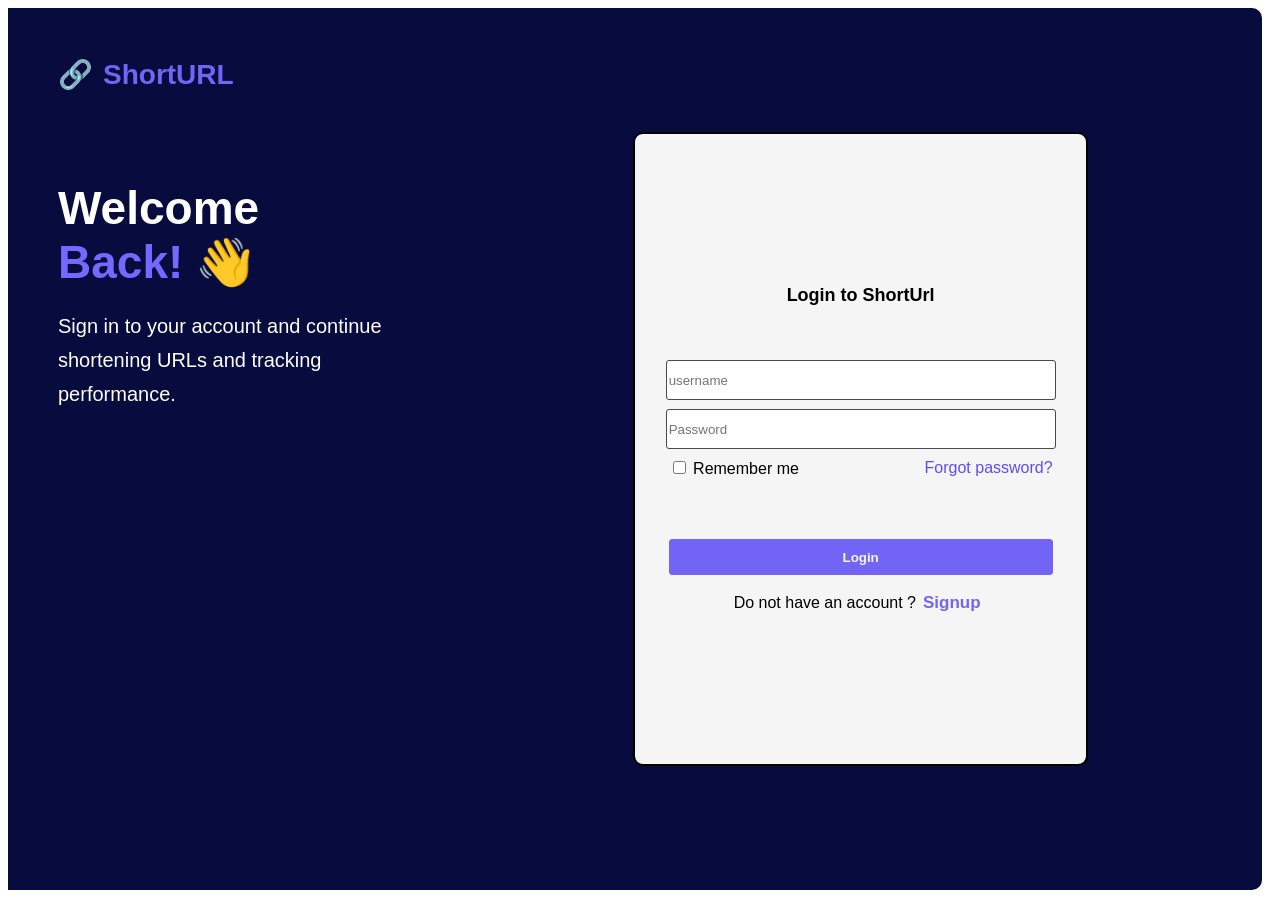
<file: frontend/index.html>
<!DOCTYPE html>
<html lang="en">
<head>
    <meta charset="UTF-8">
    <title>ShortUrl converter</title>
    <link rel="stylesheet" href="style.css">
</head>
<body>
 <div class="container">
     <div class="left-section">
         <div class="logo">
           🔗 <span>ShortURL</span>
         </div>
         <div class="welcome">
             <h1>Welcome</h1>
             <h1>Back! 👋</h1>
             <p>
                 Sign in to your account and
                 continue shortening URLs
                 and tracking performance.
             </p>
         </div>
     </div>
     <div class="right-sec">
         <div class="content-box">
             <header>
                 <p>Login to ShortUrl</p>

             </header>
             <main>
                 <input  id="username" class="email" type="text" placeholder="username" required>
                 <input  id="password" class="email" type="password" placeholder="Password" required>
                 <div class="options">
                     <label>
                         <input type="checkbox">
                         Remember me
                     </label>
                     <span>Forgot password?</span>
                 </div>

             </main>
             <footer>
                 <button id="loginbtn" class ="login">Login</button>
                 <p>Do not have an account ?<button class="sign" onclick="window.location.href='' ">Signup</button></p>
             </footer>
         </div>
     </div>
 </div>

</body>
<script src="script.js"></script>
</html>
</file>
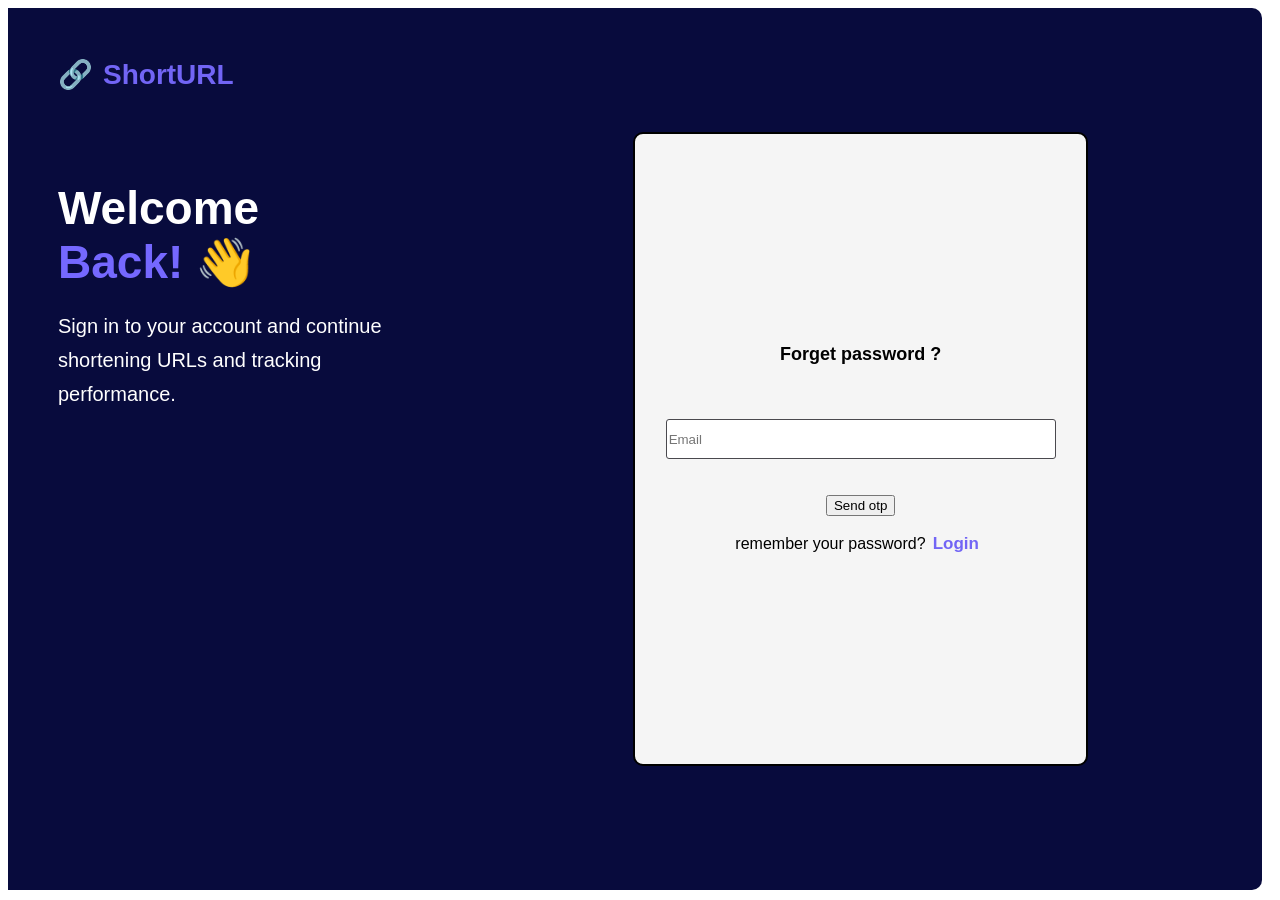
<file: frontend/forget.html>
<!DOCTYPE html>
<html lang="en">
<head>
    <meta charset="UTF-8">
    <title>ShortUrl converter</title>
    <link rel="stylesheet" href="forget.css">
</head>
<body>
 <div class="container">
     <div class="left-section">
         <div class="logo">
           🔗 <span>ShortURL</span>
         </div>
         <div class="welcome">
             <h1>Welcome</h1>
             <h1>Back! 👋</h1>
             <p>
                 Sign in to your account and
                 continue shortening URLs
                 and tracking performance.
             </p>
         </div>
     </div>
     <div class="right-sec">
         <div class="content-box">
             <header>
                 <p>Forget password ?</p>

             </header>
             <main>
                 <input class="email" id="email" type="text" placeholder="Email" required>

             </main>
             <footer>
                 <button class ="otp" id="otp" onclick="window.location.href=`otp.html`">Send otp</button>
                 <p>remember your password?<button class="sign" onclick="window.location.href='index.html' ">Login</button></p>
             </footer>
         </div>
     </div>
 </div>

</body>
<script src="script.js"></script>
</html>
</file>
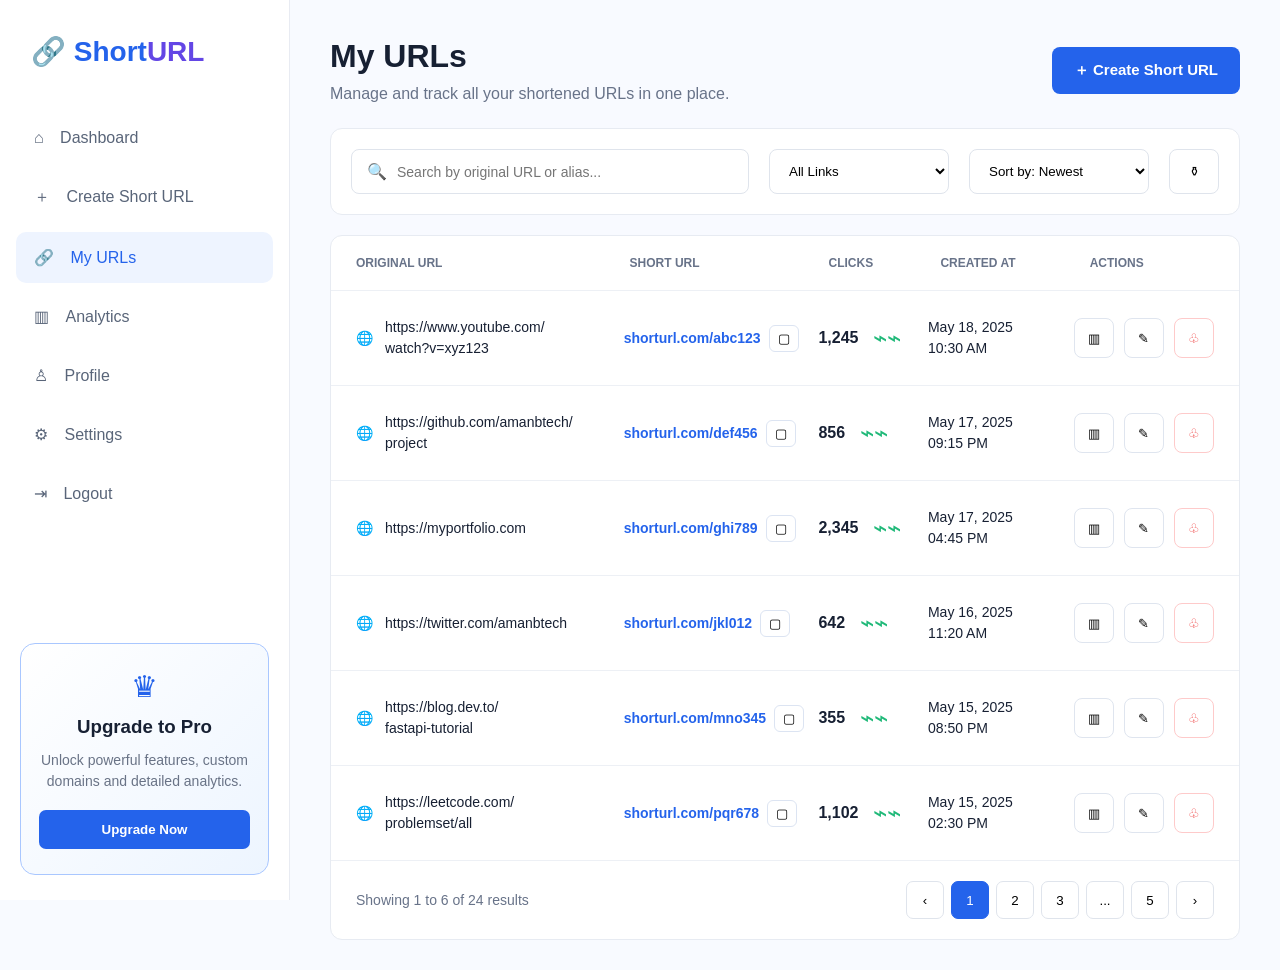
<file: frontend/myurl.html>
<!DOCTYPE html>
<html lang="en">
<head>
    <meta charset="UTF-8">
    <title>My URLs - ShortURL</title>
    <link rel="stylesheet" href="myurl.css">
</head>

<body>

<div class="dashboard">

    <!-- Sidebar -->
    <aside class="sidebar">

        <div class="logo">
            🔗 <span>Short<span>URL</span></span>
        </div>

        <nav>
            <a href="#">⌂ <span>Dashboard</span></a>
            <a href="#">＋ <span>Create Short URL</span></a>
            <a href="#" class="active">🔗 <span>My URLs</span></a>
            <a href="#">▥ <span>Analytics</span></a>
            <a href="#">♙ <span>Profile</span></a>
            <a href="#">⚙ <span>Settings</span></a>
            <a href="#">⇥ <span>Logout</span></a>
        </nav>

        <div class="upgrade">
            <div class="crown">♛</div>
            <h3>Upgrade to Pro</h3>
            <p>
                Unlock powerful features,
                custom domains and
                detailed analytics.
            </p>
            <button>Upgrade Now</button>
        </div>

    </aside>


    <!-- Main -->
    <main class="main"><!-- Page heading -->
        <section class="heading">

            <div>
                <h1>My URLs</h1>
                <p>
                    Manage and track all your shortened URLs in one place.
                </p>
            </div>

            <button class="create-btn">
                ＋ Create Short URL
            </button>

        </section>

        <section class="filters">

            <div class="search">
                🔍
                <input
                    type="text"
                    placeholder="Search by original URL or alias..."
                >
            </div>
            <select>
                <option>All Links</option>
                <option>Active</option>
                <option>Expired</option>
            </select>

            <select>
                <option>Sort by: Newest</option>
                <option>Sort by: Oldest</option>
                <option>Sort by: Most Clicks</option>
            </select>

            <button class="filter-btn">⚱</button>

        </section>


        <!-- Table -->
        <section class="url-table">

            <div class="table-head">
                <span>ORIGINAL URL</span>
                <span>SHORT URL</span>
                <span>CLICKS</span>
                <span>CREATED AT</span>
                <span>ACTIONS</span>
            </div>


            <!-- Row 1 -->
            <div class="url-row">

                <div class="original">
                    🌐
                    <span>
                        https://www.youtube.com/<br>
                        watch?v=xyz123
                    </span>
                </div>

                <div class="short">
                    <span>shorturl.com/abc123</span>
                    <button>▢</button>
                </div>

                <div class="clicks">
                    <strong>1,245</strong>
                    <span class="chart">⌁⌁</span>
                </div>

                <div class="date">
                    May 18, 2025<br>
                    10:30 AM
                </div>

                <div class="actions">
                    <button>▥</button>
                    <button>✎</button>
                    <button class="delete">♧</button>
                </div>

            </div>


            <!-- Row 2 -->
            <div class="url-row">

                <div class="original">
                    🌐
                    <span>
                        https://github.com/amanbtech/<br>
                        project
                    </span>
                </div>

                <div class="short">
                    <span>shorturl.com/def456</span>
                    <button>▢</button>
                </div>

                <div class="clicks">
                    <strong>856</strong>
                    <span class="chart">⌁⌁</span>
                </div>

                <div class="date">
                    May 17, 2025<br>
                    09:15 PM
                </div>

                <div class="actions">
                    <button>▥</button>
                    <button>✎</button>
                    <button class="delete">♧</button>
                </div>

            </div>


            <!-- Row 3 -->
            <div class="url-row">

                <div class="original">
                    🌐
                    <span>https://myportfolio.com</span>
                </div>

                <div class="short">
                    <span>shorturl.com/ghi789</span>
                    <button>▢</button>
                </div>

                <div class="clicks">
                    <strong>2,345</strong>
                    <span class="chart">⌁⌁</span>
                </div>

                <div class="date">
                    May 17, 2025<br>
                    04:45 PM
                </div>

                <div class="actions">
                    <button>▥</button>
                    <button>✎</button>
                    <button class="delete">♧</button>
                </div>

            </div>


            <!-- Row 4 -->
            <div class="url-row">

                <div class="original">
                    🌐
                    <span>https://twitter.com/amanbtech</span>
                </div>

                <div class="short">
                    <span>shorturl.com/jkl012</span>
                    <button>▢</button>
                </div>

                <div class="clicks">
                    <strong>642</strong>
                    <span class="chart">⌁⌁</span>
                </div>

                <div class="date">
                    May 16, 2025<br>
                    11:20 AM
                </div>

                <div class="actions">
                    <button>▥</button>
                    <button>✎</button>
                    <button class="delete">♧</button>
                </div>

            </div>
            <div class="url-row">

                <div class="original">
                    🌐
                    <span>
                        https://blog.dev.to/<br>
                        fastapi-tutorial
                    </span>
                </div>

                <div class="short">
                    <span>shorturl.com/mno345</span>
                    <button>▢</button>
                </div>

                <div class="clicks">
                    <strong>355</strong>
                    <span class="chart">⌁⌁</span>
                </div>

                <div class="date">
                    May 15, 2025<br>
                    08:50 PM
                </div>

                <div class="actions">
                    <button>▥</button>
                    <button>✎</button>
                    <button class="delete">♧</button>
                </div>

            </div>


            <!-- Row 6 -->
            <div class="url-row">

                <div class="original">
                    🌐
                    <span>
                        https://leetcode.com/<br>
                        problemset/all
                    </span>
                </div>

                <div class="short">
                    <span>shorturl.com/pqr678</span>
                    <button>▢</button>
                </div>

                <div class="clicks">
                    <strong>1,102</strong>
                    <span class="chart">⌁⌁</span>
                </div>

                <div class="date">
                    May 15, 2025<br>
                    02:30 PM
                </div>

                <div class="actions">
                    <button>▥</button>
                    <button>✎</button>
                    <button class="delete">♧</button>
                </div>

            </div>


            <!-- Pagination -->
            <div class="pagination">

                <span>Showing 1 to 6 of 24 results</span>

                <div>
                    <button>‹</button>
                    <button class="page-active">1</button>
                    <button>2</button>
                    <button>3</button>
                    <button>...</button>
                    <button>5</button>
                    <button>›</button>
                </div>

            </div>

        </section>

    </main>

</div>

</body>
</html>
</file>
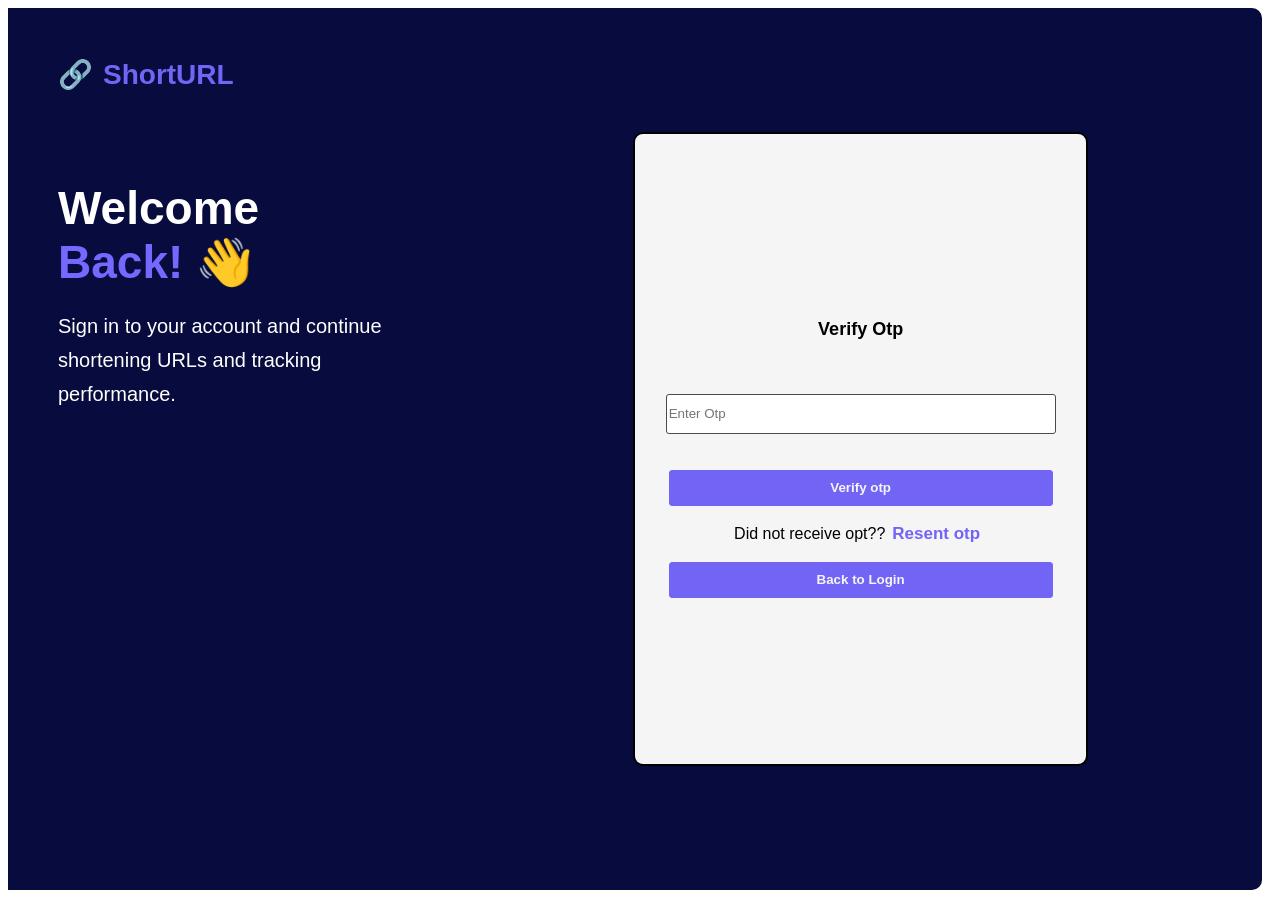
<file: frontend/opt.html>
<!DOCTYPE html>
<html lang="en">
<head>
    <meta charset="UTF-8">
    <title>ShortUrl converter</title>
    <link rel="stylesheet" href="otp.css">
</head>
<body>
 <div class="container">
     <div class="left-section">
         <div class="logo">
           🔗 <span>ShortURL</span>
         </div>
         <div class="welcome">
             <h1>Welcome</h1>
             <h1>Back! 👋</h1>
             <p>
                 Sign in to your account and
                 continue shortening URLs
                 and tracking performance.
             </p>
         </div>
     </div>
     <div class="right-sec">
         <div class="content-box">
             <header>
                 <p>Verify Otp</p>

             </header>
             <main>
                 <input class="pass" id="verify-otp" type="text" placeholder="Enter Otp" required>

             </main>
             <footer>
                 <button class ="otp-verify" id="otp"  >Verify otp</button>
                 <p>Did not receive opt??<button class="resent" onclick="window.location.href='forget.html'" >Resent otp</button></p>

                 <button class ="otp-verify" onclick="window.location.href='index.html'">Back to Login</button>
             </footer>
         </div>
     </div>
 </div>

</body>
</html>
</file>
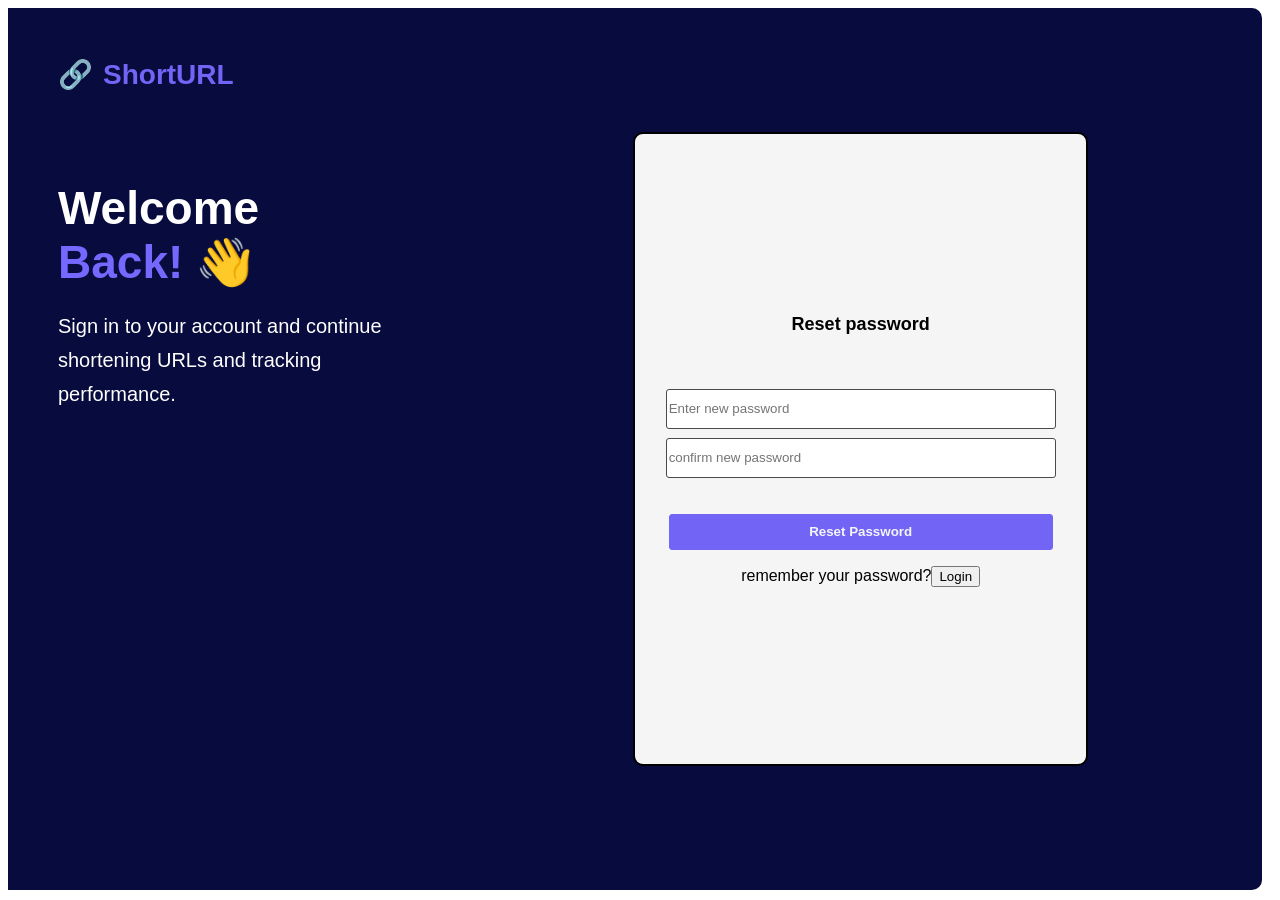
<file: frontend/resetpassword.html>
<!DOCTYPE html>
<html lang="en">
<head>
    <meta charset="UTF-8">
    <title>ShortUrl converter</title>
    <link rel="stylesheet" href="otp.css">
</head>
<body>
 <div class="container">
     <div class="left-section">
         <div class="logo">
           🔗 <span>ShortURL</span>
         </div>
         <div class="welcome">
             <h1>Welcome</h1>
             <h1>Back! 👋</h1>
             <p>
                 Sign in to your account and
                 continue shortening URLs
                 and tracking performance.
             </p>
         </div>
     </div>
     <div class="right-sec">
         <div class="content-box">
             <header>
                 <p>Reset password</p>

             </header>
             <main>
                 <input class="pass" id="pass" type="password" placeholder="Enter new password" required>
                 <input class="pass" id="conpass" type="password" placeholder="confirm new password" required>



             </main>
             <footer>
                 <button class ="otp-verify">Reset Password</button>
                 <p>remember your password?<button class="login" onclick="window.location.href='' ">Login</button></p>
             </footer>
         </div>
     </div>
 </div>

</body>
</html>
</file>
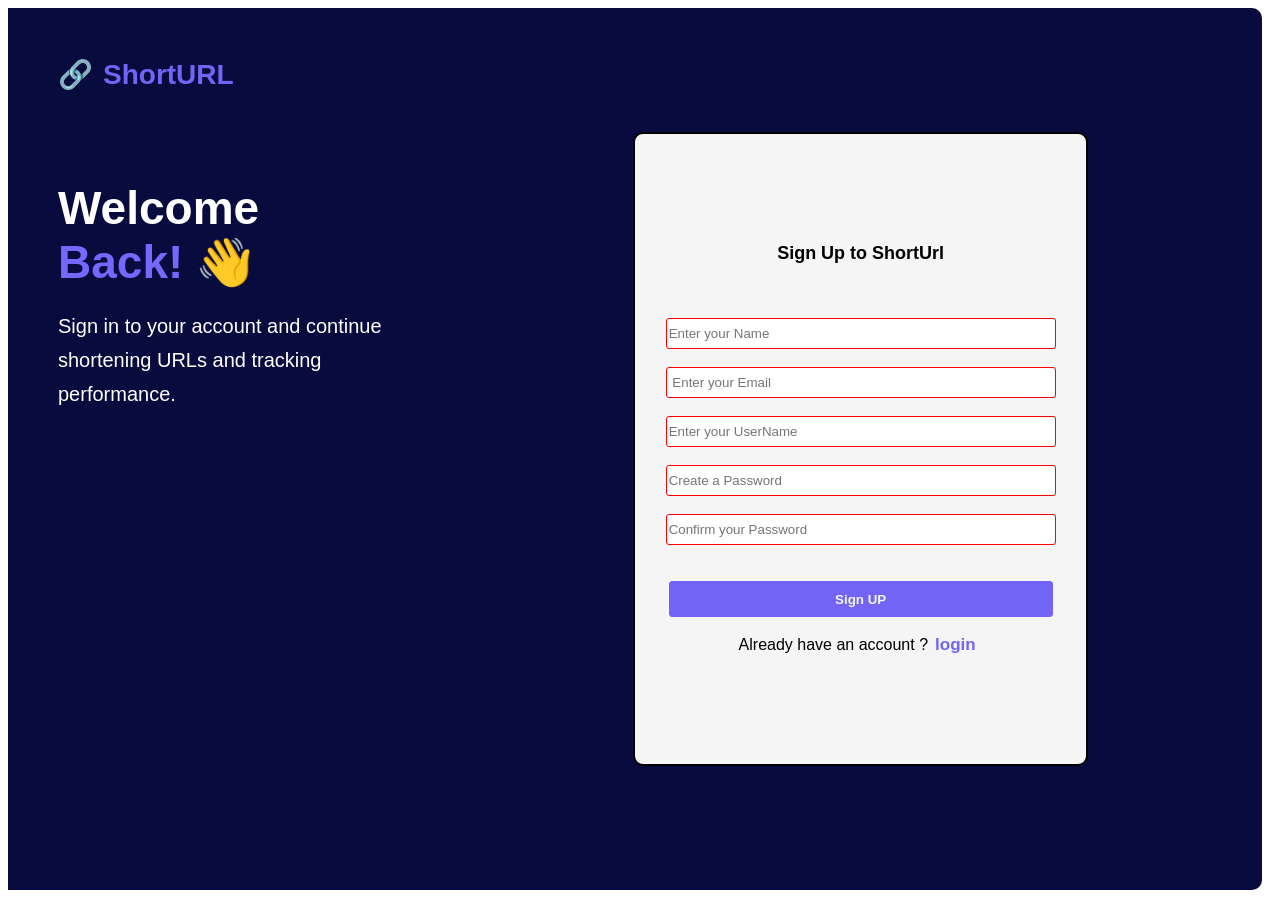
<file: frontend/signup.html>
<!DOCTYPE html>
<html lang="en">
<head>
    <meta charset="UTF-8">
    <title>ShortUrl converter</title>
    <link rel="stylesheet" href="signup.css">
</head>
<body>
 <div class="signup-cont">
     <div class="left-section">
         <div class="logo">
           🔗 <span>ShortURL</span>
         </div>
         <div class="welcome">
             <h1>Welcome</h1>
             <h1>Back! 👋</h1>
             <p>
                 Sign in to your account and
                 continue shortening URLs
                 and tracking performance.
             </p>
         </div>
     </div>
     <div class="right-sec">
         <div class="content-box">
             <header>
                 <p>Sign Up  to ShortUrl</p>

             </header>
             <main>
                 <input  class="email" type="text"  placeholder="Enter your Name" required>
                 <input  class="email" type="email" placeholder=" Enter your Email" required>
                 <input  class="email" type="text"  placeholder="Enter your UserName" required>
                 <input  class="email" type="password"  placeholder="Create a Password" required>
                 <input  class="email" type="password"  placeholder="Confirm your Password" required>

             </main>
             <footer>
                 <button class ="login" >Sign UP</button>
                 <p>Already have an account ?<button class="sign" onclick="window.location.href='index.html' ">login</button></p>
             </footer>
         </div>
     </div>
 </div>

</body>
</html>
</file>
<file: frontend/style.css>
.container{
    display: flex;
    flex-direction: row;
    width:98vw;
    height:98vh;
    margin:0;
    padding: 0;
    background: #080b3d;
    font-family: Arial, serif;
    border-radius: 10px;
}
.left-section {
    width:30%;
    background: #080b3d;
    color: white;
    padding: 50px;
}
.right-sec{
    width:60%;

     background: #080b3d;
    display: flex;

    justify-content: center;
    align-items: center;
}
.options {
    display: flex;
    gap:10px;
    width:30vw;
    justify-content: space-between;
    align-items: center;
    margin-bottom: 25px;
}

.options span {
    color: #5d4df5;
    cursor: pointer;
}
.logo {
    display: flex;
    align-items: center;
    gap: 10px;
    font-size: 28px;
    font-weight: bold;
}

.logo span {
    color: #7265f5;
}
.welcome {
    margin-top: 90px;
}

.welcome h1 {
    margin: 0;
    font-size: 46px;
}

.welcome h1:nth-child(2) {
    color: #7568ff;
}

.welcome p {
    font-size: 20px;
    line-height: 1.7;
    max-width: 400px;
}


.content-box{
    display: flex;
    flex-direction: column;
    background-color: whitesmoke;
    justify-content: center;
    gap:4vh;
    border:2px solid black;;
    width: 60%;

    height:70vh;
    border-radius: 10px;

}
header{
    display: flex;
    align-items: center;
    flex-direction: column;

    justify-content: center;
    width:100%;
    font-weight: bold;
    font-size:18px;

}
.email{
    height: 4vh;
    width:30vw;
    border:1px solid #4a494e;
    border-radius: 3px;


}

main{
      display: flex;
    align-items: center;
    flex-direction: column;
    width:100%;
    gap:1vh;

}
footer{
      display: flex;
    align-items: center;
    flex-direction: column;
    width:100%;

}
.sign{
    background-color: whitesmoke;
    border:1px solid whitesmoke;
    font-weight: bold;
    color: #7265f5;
    font-size: 17px;
}
.login{
    width:30vw;
    background-color: #7265f5;
    height: 4vh;
    border:1px solid #7265f5;
    border-radius: 3px;
    color: whitesmoke;
    font-weight: bold;
}
</file>
<file: frontend/forget.css>
.container{
    display: flex;
    flex-direction: row;
    width:98vw;
    height:98vh;
    margin:0;
    padding: 0;
    background: #080b3d;
    font-family: Arial, serif;
    border-radius: 10px;
}
.left-section {
    width:30%;
    background: #080b3d;
    color: white;
    padding: 50px;
}
.right-sec{
    width:60%;

     background: #080b3d;
    display: flex;

    justify-content: center;
    align-items: center;
}
.options {
    display: flex;
    gap:10px;
    width:30vw;
    justify-content: space-between;
    align-items: center;
    margin-bottom: 25px;
}

.options span {
    color: #5d4df5;
    cursor: pointer;
}
.logo {
    display: flex;
    align-items: center;
    gap: 10px;
    font-size: 28px;
    font-weight: bold;
}

.logo span {
    color: #7265f5;
}
.welcome {
    margin-top: 90px;
}

.welcome h1 {
    margin: 0;
    font-size: 46px;
}

.welcome h1:nth-child(2) {
    color: #7568ff;
}

.welcome p {
    font-size: 20px;
    line-height: 1.7;
    max-width: 400px;
}


.content-box{
    display: flex;
    flex-direction: column;
    background-color: whitesmoke;
    justify-content: center;
    gap:4vh;
    border:2px solid black;;
    width: 60%;

    height:70vh;
    border-radius: 10px;

}
header{
    display: flex;
    align-items: center;
    flex-direction: column;

    justify-content: center;
    width:100%;
    font-weight: bold;
    font-size:18px;

}
.email{
    height: 4vh;
    width:30vw;
    border:1px solid #4a494e;
    border-radius: 3px;


}

main{
      display: flex;
    align-items: center;
    flex-direction: column;
    width:100%;
    gap:1vh;

}
footer{
      display: flex;
    align-items: center;
    flex-direction: column;
    width:100%;

}
.sign{
    background-color: whitesmoke;
    border:1px solid whitesmoke;
    font-weight: bold;
    color: #7265f5;
    font-size: 17px;
}
.pass{
    width:30vw;
    background-color: #7265f5;
    height: 4vh;
    border:1px solid #7265f5;
    border-radius: 3px;
    color: whitesmoke;
    font-weight: bold;
}
</file>
<file: frontend/myurl.css>
* {
    margin: 0;
    padding: 0;
    box-sizing: border-box;
}

body {
    font-family: Arial, sans-serif;
    background: #f8faff;
    color: #172033;
}

.dashboard {
    display: flex;
    min-height: 100vh;
}


/* SIDEBAR */

.sidebar {
    width: 290px;
    background: white;
    border-right: 1px solid #e8ebf2;
    padding: 25px 16px;
    position: fixed;
    top: 0;
    bottom: 0;
}

.logo {
    font-size: 28px;
    font-weight: bold;
    color: #2463eb;
    padding: 10px 15px 45px;
}

.logo span span {
    color: #6346e5;
}

.sidebar nav {
    display: flex;
    flex-direction: column;
    gap: 8px;
}

.sidebar nav a {
    text-decoration: none;
    color: #596579;
    padding: 16px 18px;
    border-radius: 10px;
    font-size: 16px;
}

.sidebar nav a span {
    margin-left: 12px;
}

.sidebar nav a:hover,
.sidebar nav .active {
    background: #eef4ff;
    color: #2463eb;
}


/* UPGRADE */

.upgrade {
    position: absolute;
    left: 20px;
    right: 20px;
    bottom: 25px;

    padding: 25px 18px;

    text-align: center;

    border: 1px solid #a9c7ff;
    border-radius: 15px;

    background: linear-gradient(
        135deg,
        #ffffff,
        #edf5ff
    );
}

.crown {
    font-size: 30px;
    color: #2463eb;
}

.upgrade h3 {
    margin: 12px 0;
}

.upgrade p {
    color: #697386;
    line-height: 1.5;
    font-size: 14px;
}

.upgrade button {
    width: 100%;
    margin-top: 18px;
    padding: 12px;

    border: none;
    border-radius: 7px;

    background: #2463eb;
    color: white;

    font-weight: bold;
}


/* MAIN */

.main {
    margin-left: 290px;
    width: calc(100% - 290px);
}


/* TOPBAR */

.topbar {
    height: 75px;
    background: white;
    border-bottom: 1px solid #e8ebf2;

    display: flex;
    justify-content: space-between;
    align-items: center;

    padding: 0 35px;
}

.profile {
    display: flex;
    align-items: center;
    gap: 15px;
}

.profile img {
    width: 40px;
    height: 40px;
    border-radius: 50%;
    object-fit: cover;
}


/* HEADING */

.heading {
    display: flex;
    justify-content: space-between;
    align-items: center;

    padding: 38px 40px 25px;
}

.heading h1 {
    font-size: 32px;
}

.heading p {
    margin-top: 10px;
    color: #687389;
}

.create-btn {
    background: #2463eb;
    color: white;

    border: none;
    border-radius: 8px;

    padding: 14px 22px;

    font-size: 15px;
    font-weight: bold;
}


/* FILTER */

.filters {
    margin: 0 40px 20px;

    padding: 20px;

    background: white;
    border: 1px solid #e7ebf2;
    border-radius: 12px;

    display: flex;
    gap: 20px;
}

.search {
    flex: 1;

    border: 1px solid #dfe4ec;
    border-radius: 8px;

    padding: 12px 15px;

    display: flex;
    gap: 10px;
}

.search input {
    border: none;
    outline: none;
    width: 100%;
    font-size: 14px;
}

.filters select {
    width: 180px;

    border: 1px solid #dfe4ec;
    border-radius: 8px;

    padding: 0 15px;

    background: white;
}

.filter-btn {
    width: 50px;

    border: 1px solid #dfe4ec;
    border-radius: 8px;

    background: white;
}


/* TABLE */

.url-table {
    margin: 0 40px 30px;

    background: white;

    border: 1px solid #e7ebf2;
    border-radius: 12px;

    overflow: hidden;
}

.table-head,
.url-row {
    display: grid;
    grid-template-columns:
        2.2fr
        1.6fr
        .9fr
        1.2fr
        1fr;

    align-items: center;
}

.table-head {
    padding: 20px 25px;

    color: #687389;
    font-size: 12px;
    font-weight: bold;

    border-bottom: 1px solid #edf0f5;
}

.url-row {
    min-height: 95px;
    padding: 15px 25px;

    border-bottom: 1px solid #edf0f5;
}

.original {
    display: flex;
    align-items: center;
    gap: 12px;

    font-size: 14px;
    line-height: 1.5;
}

.original:first-letter {
    color: #2463eb;
}

.short {
    display: flex;
    align-items: center;
    gap: 8px;

    color: #2463eb;
    font-weight: 600;
    font-size: 14px;
}

.short button {
    border: 1px solid #dce4f2;
    background: white;
    border-radius: 6px;
    padding: 5px 8px;
}

.clicks {
    display: flex;
    align-items: center;
    gap: 15px;
}

.chart {
    color: #20b979;
    font-size: 24px;
}

.date {
    font-size: 14px;
    line-height: 1.5;
}

.actions {
    display: flex;
    gap: 10px;
}

.actions button {
    width: 40px;
    height: 40px;

    background: white;

    border: 1px solid #dfe5ef;
    border-radius: 8px;
}

.actions .delete {
    color: #ef4444;
    border-color: #fecaca;
}


/* PAGINATION */

.pagination {
    padding: 20px 25px;

    display: flex;
    justify-content: space-between;
    align-items: center;

    color: #687389;
    font-size: 14px;
}

.pagination div {
    display: flex;
    gap: 7px;
}

.pagination button {
    width: 38px;
    height: 38px;

    border: 1px solid #dfe4ec;
    border-radius: 7px;

    background: white;
}

.pagination .page-active {
    background: #2463eb;
    color: white;
    border-color: #2463eb;
}
</file>
<file: frontend/otp.css>
.container{
    display: flex;
    flex-direction: row;
    width:98vw;
    height:98vh;
    margin:0;
    padding: 0;
    background: #080b3d;
    font-family: Arial, serif;
    border-radius: 10px;
}
.left-section {
    width:30%;
    background: #080b3d;
    color: white;
    padding: 50px;
}
.right-sec{
    width:60%;

     background: #080b3d;
    display: flex;

    justify-content: center;
    align-items: center;
}
.options {
    display: flex;
    gap:10px;
    width:30vw;
    justify-content: space-between;
    align-items: center;
    margin-bottom: 25px;
}

.options span {
    color: #5d4df5;
    cursor: pointer;
}
.logo {
    display: flex;
    align-items: center;
    gap: 10px;
    font-size: 28px;
    font-weight: bold;
}

.logo span {
    color: #7265f5;
}
.welcome {
    margin-top: 90px;
}

.welcome h1 {
    margin: 0;
    font-size: 46px;
}

.welcome h1:nth-child(2) {
    color: #7568ff;
}

.welcome p {
    font-size: 20px;
    line-height: 1.7;
    max-width: 400px;
}


.content-box{
    display: flex;
    flex-direction: column;
    background-color: whitesmoke;
    justify-content: center;
    gap:4vh;
    border:2px solid black;;
    width: 60%;

    height:70vh;
    border-radius: 10px;

}
header{
    display: flex;
    align-items: center;
    flex-direction: column;

    justify-content: center;
    width:100%;
    font-weight: bold;
    font-size:18px;

}
.pass{
    height: 4vh;
    width:30vw;
    border:1px solid #4a494e;
    border-radius: 3px;


}

main{
      display: flex;
    align-items: center;
    flex-direction: column;
    width:100%;
    gap:1vh;

}
footer{
      display: flex;
    align-items: center;
    flex-direction: column;
    width:100%;

}
.resent{
    background-color: whitesmoke;
    border:1px solid whitesmoke;
    font-weight: bold;
    color: #7265f5;
    font-size: 17px;
}
.otp-verify{
    width:30vw;
    background-color: #7265f5;
    height: 4vh;
    border:1px solid #7265f5;
    border-radius: 3px;
    color: whitesmoke;
    font-weight: bold;
}
</file>
<file: frontend/signup.css>
.signup-cont{
    display: flex;
    flex-direction: row;
    width:98vw;
    height:98vh;
    margin:0;
    padding: 0;
    background: #080b3d;
    font-family: Arial, serif;
    border-radius: 10px;
}
.left-section {
    width:30%;
    background: #080b3d;
    color: white;
    padding: 50px;
}
.right-sec{
    width:60%;

     background: #080b3d;
    display: flex;

    justify-content: center;
    align-items: center;
}
.options {
    display: flex;
    gap:10px;
    width:30vw;
    justify-content: space-between;
    align-items: center;
    margin-bottom: 25px;
}

.options span {
    color: #5d4df5;
    cursor: pointer;
}
.logo {
    display: flex;
    align-items: center;
    gap: 10px;
    font-size: 28px;
    font-weight: bold;
}

.logo span {
    color: #7265f5;
}
.welcome {
    margin-top: 90px;
}

.welcome h1 {
    margin: 0;
    font-size: 46px;
}

.welcome h1:nth-child(2) {
    color: #7568ff;
}

.welcome p {
    font-size: 20px;
    line-height: 1.7;
    max-width: 400px;
}


.content-box{
    display: flex;
    flex-direction: column;
    background-color: whitesmoke;
    justify-content: center;
    gap:4vh;
    border:2px solid black;;
    width: 60%;
    height:70vh;
    border-radius: 10px;

}
header{
    display: flex;
    align-items: center;
    flex-direction: column;

    justify-content: center;
    width:100%;
    font-weight: bold;
    font-size:18px;
    font-family:Arial,SansSerif;

}
.email{
    height: 3vh;
    width:30vw;
    border:1px solid red;
    border-radius: 3px;


}

main{
    display: flex;
    align-items: center;
    flex-direction: column;
    width:100%;
    gap:2vh;
    font-family:Arial,SansSerif;

}
footer{
      display: flex;
    align-items: center;
    flex-direction: column;
    width:100%;
    font-family:Arial,SansSerif;

}
.sign{
    background-color: whitesmoke;
    border:1px solid whitesmoke;
    font-weight: bold;
    color: #7265f5;
    font-size: 17px;
}
.login{
    width:30vw;
    background-color: #7265f5;
    height: 4vh;
    border:1px solid #7265f5;
    border-radius: 3px;
    color: whitesmoke;
    font-weight: bold;
}
</file>
